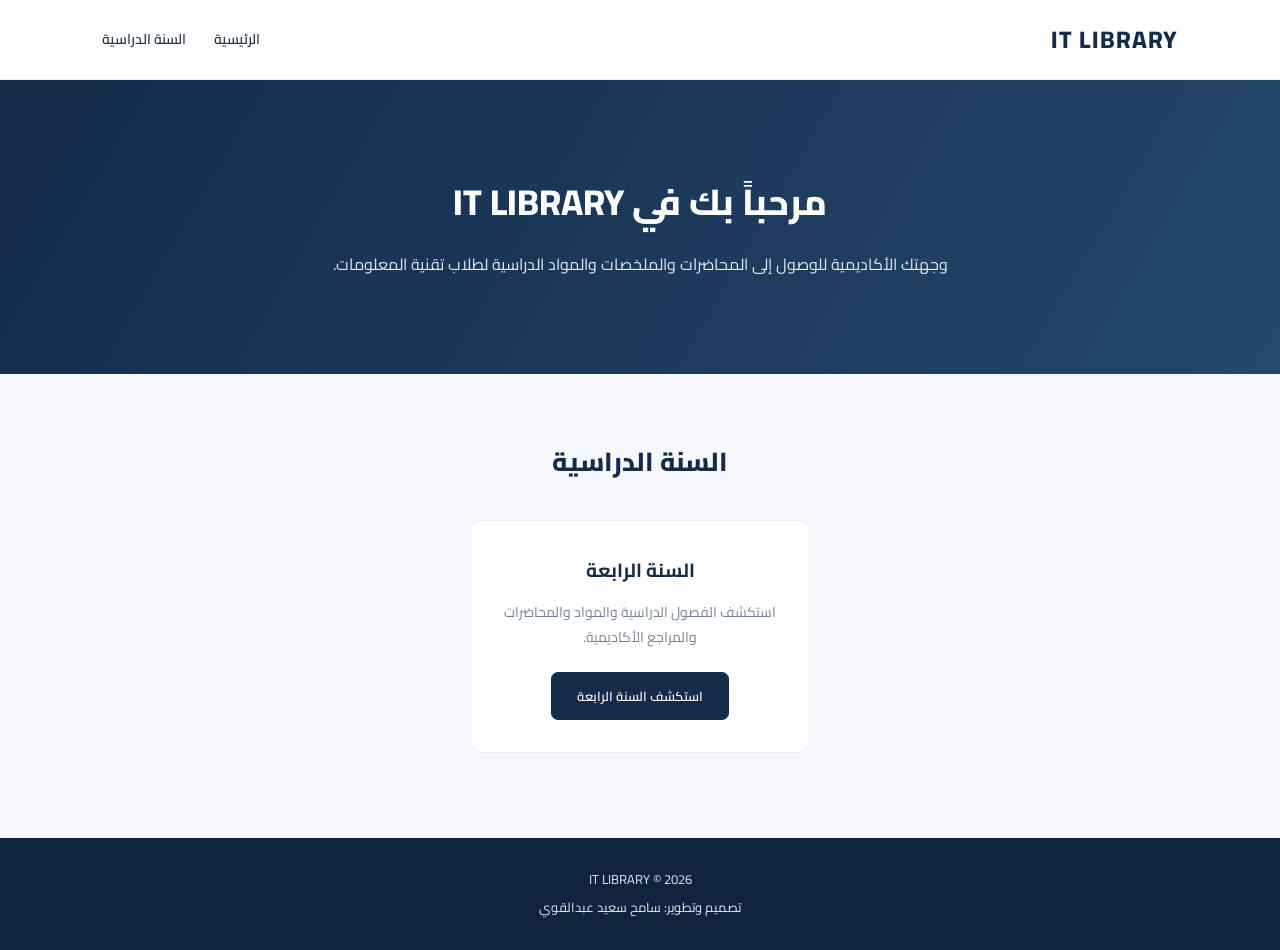
<file: index.html>
<!DOCTYPE html>
<html lang="ar" dir="rtl">

<head>
    <meta charset="UTF-8">
    <meta name="viewport" content="width=device-width, initial-scale=1.0">
    <title>IT LIBRARY | المكتبة الأكاديمية</title>
    <link rel="stylesheet" href="style.css">
</head>

<body>

    <header>
        <div class="logo">IT LIBRARY</div>

        <nav>
            <a href="#home">الرئيسية</a>
            <a href="#year">السنة الدراسية</a>
        </nav>
    </header>

    <main>

        <section class="hero" id="home">
            <h1>مرحباً بك في IT LIBRARY</h1>

            <p>
                وجهتك الأكاديمية للوصول إلى المحاضرات والملخصات
                والمواد الدراسية لطلاب تقنية المعلومات.
            </p>
        </section>

        <section class="about" id="year">

            <h2>السنة الدراسية</h2>

            <div class="cards">

                <div class="card">
                    <h3>السنة الرابعة</h3>

                    <p>
                        استكشف الفصول الدراسية والمواد
                        والمحاضرات والمراجع الأكاديمية.
                    </p>

                    <a href="year4.html">
                        <button>استكشف السنة الرابعة</button>
                    </a>
                </div>

            </div>

        </section>

    </main>

    <footer>
        <p>IT LIBRARY © 2026</p>
        <p>تصميم وتطوير: سامح سعيد عبدالقوي</p>
    </footer>

</body>
</html>
</file>
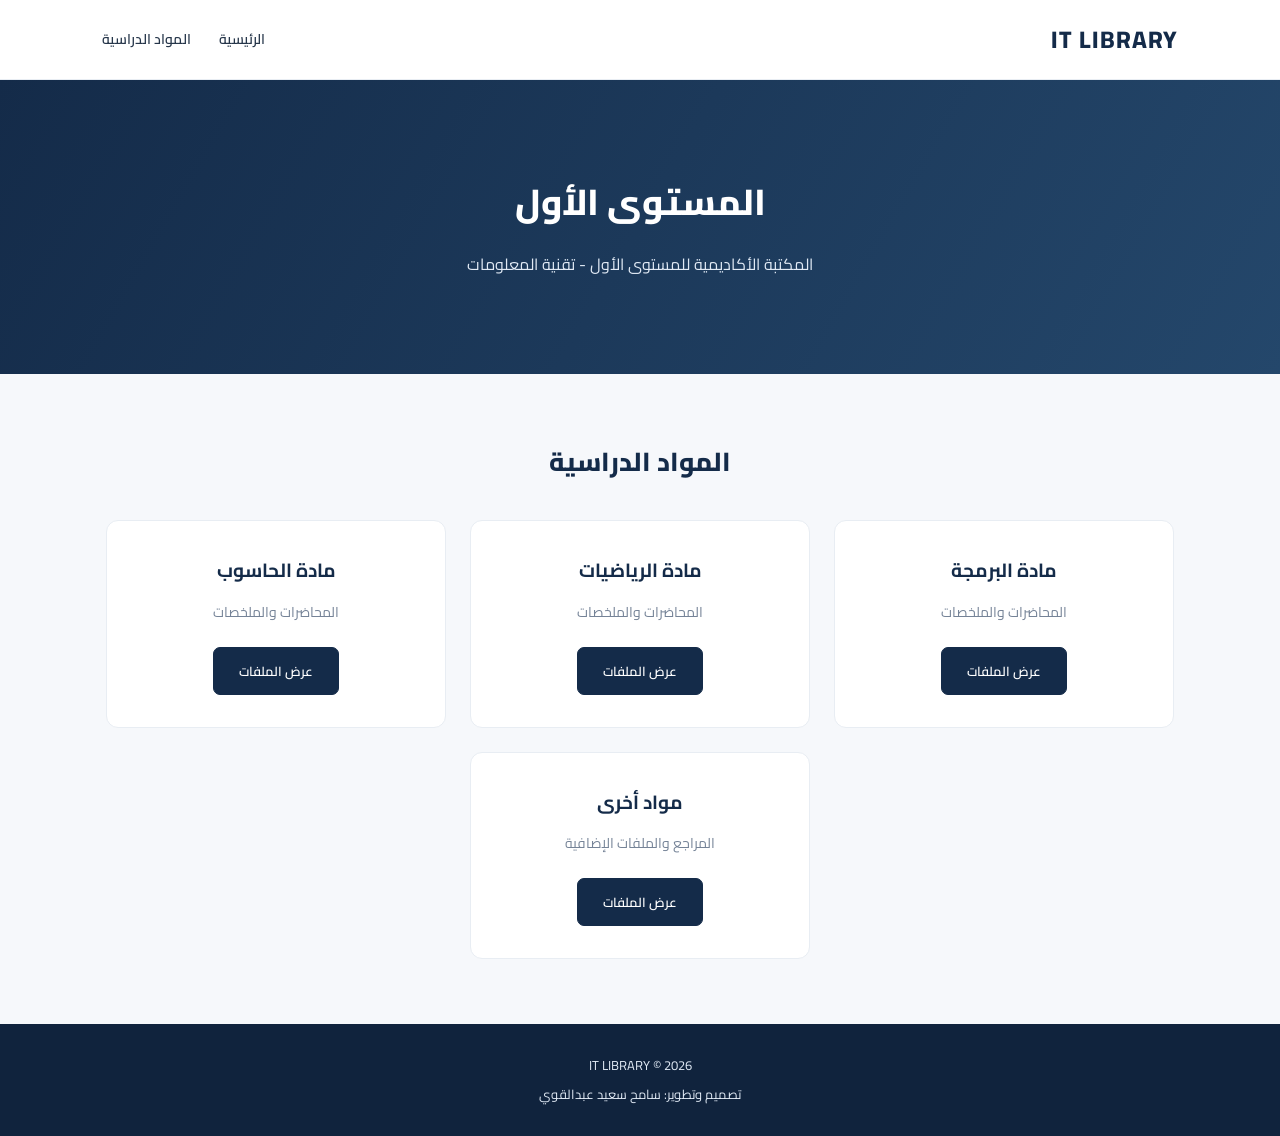
<file: level1.html>
<!DOCTYPE html>
<html lang="ar" dir="rtl">

<head>
    <meta charset="UTF-8">
    <meta name="viewport" content="width=device-width, initial-scale=1.0">

    <title>المستوى الأول | IT LIBRARY</title>

    <link rel="stylesheet" href="style.css">
</head>

<body>

    <header>

        <div class="logo">IT LIBRARY</div>

        <nav>
            <a href="index.html">الرئيسية</a>
            <a href="#subjects">المواد الدراسية</a>
        </nav>

    </header>

    <section class="hero">

        <h1>المستوى الأول</h1>

        <p>
            المكتبة الأكاديمية للمستوى الأول
            - تقنية المعلومات
        </p>

    </section>

    <section class="levels" id="subjects">

        <h2>المواد الدراسية</h2>

        <div class="cards">

            <div class="card">
                <h3>مادة البرمجة</h3>
                <p>المحاضرات والملخصات</p>
                <a href="#" target="_blank">
                    <button>عرض الملفات</button>
                </a>
            </div>

            <div class="card">
                <h3>مادة الرياضيات</h3>
                <p>المحاضرات والملخصات</p>
                <a href="#" target="_blank">
                    <button>عرض الملفات</button>
                </a>
            </div>

            <div class="card">
                <h3>مادة الحاسوب</h3>
                <p>المحاضرات والملخصات</p>
                <a href="#" target="_blank">
                    <button>عرض الملفات</button>
                </a>
            </div>

            <div class="card">
                <h3>مواد أخرى</h3>
                <p>المراجع والملفات الإضافية</p>
                <a href="#" target="_blank">
                    <button>عرض الملفات</button>
                </a>
            </div>

        </div>

    </section>

    <footer>
        <p>IT LIBRARY © 2026</p>
        <p>تصميم وتطوير: سامح سعيد عبدالقوي</p>
    </footer>

</body>
</html>
</file>
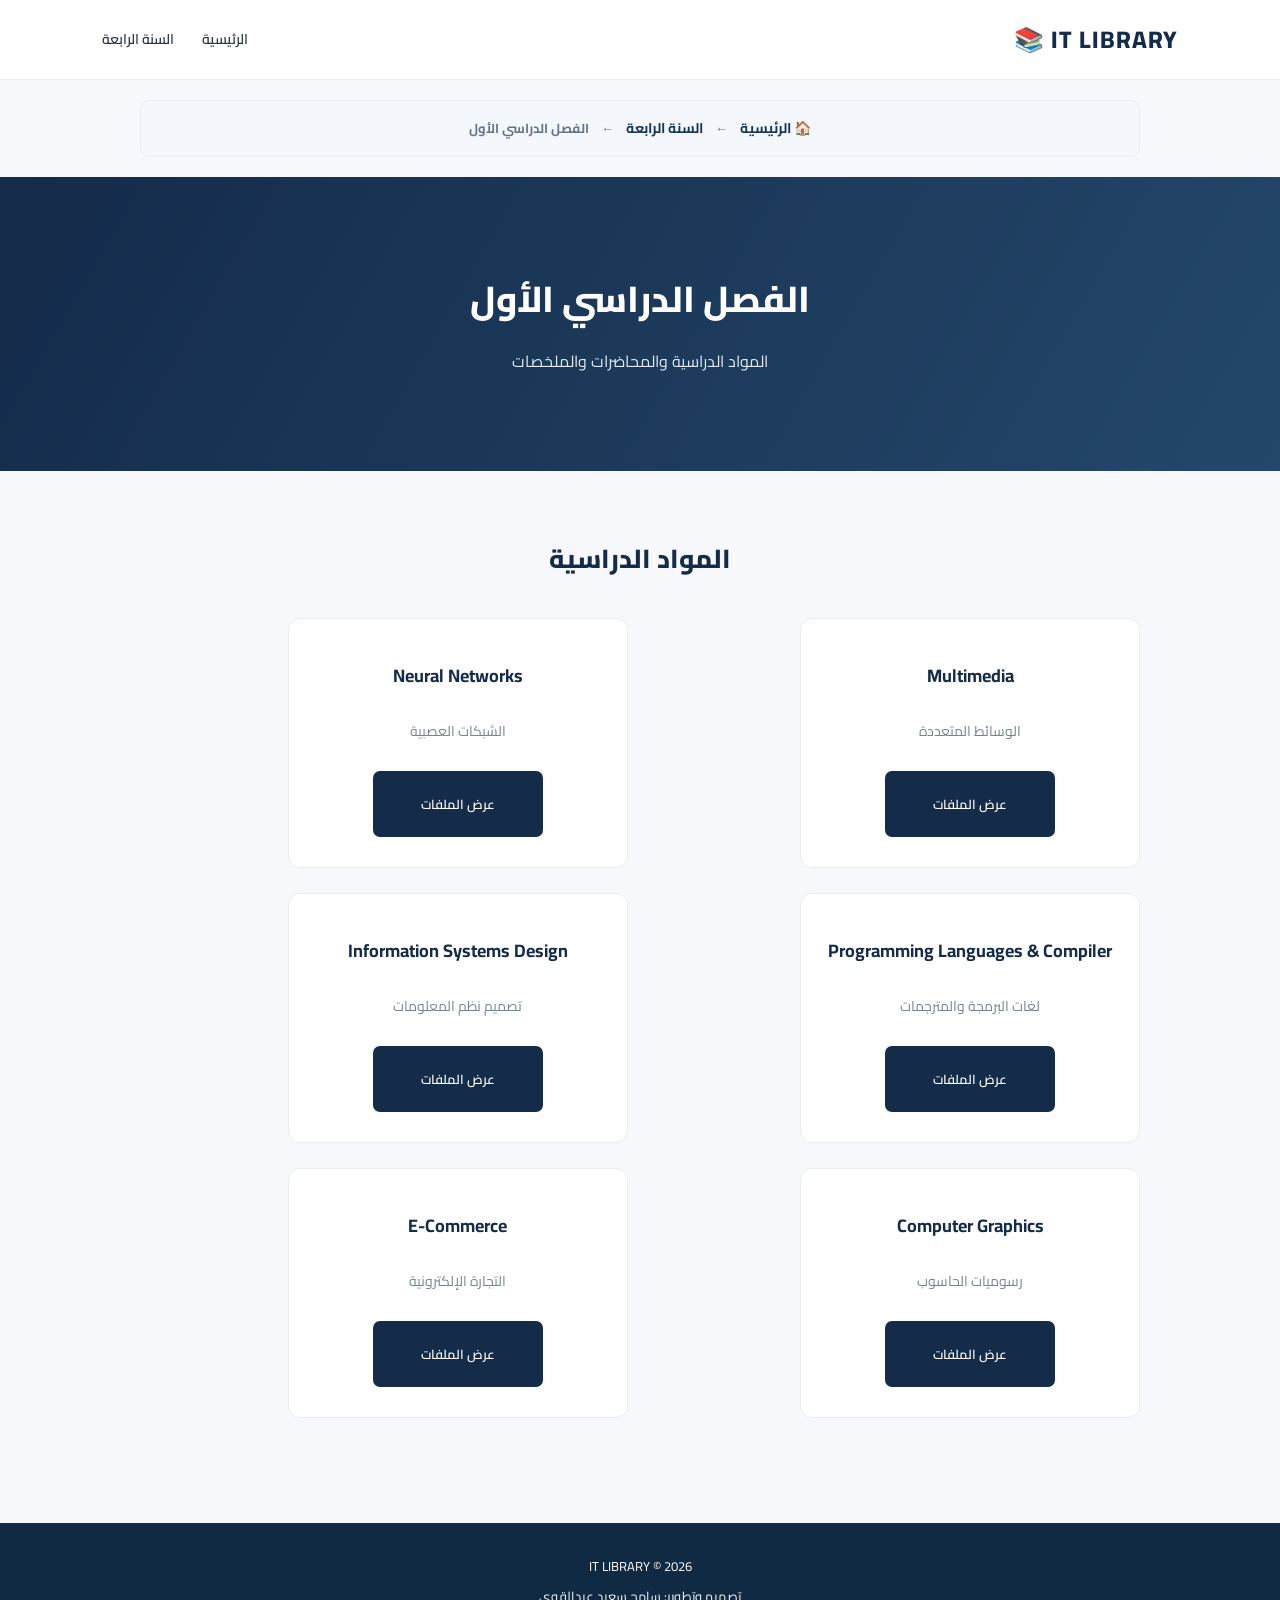
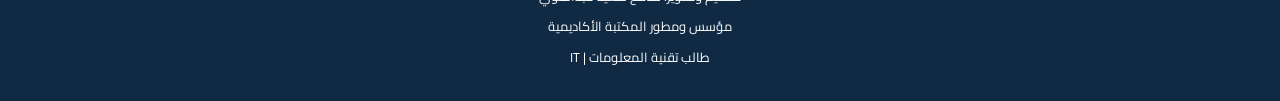
<file: level4.html>
<!DOCTYPE html>
<html lang="ar" dir="rtl">

<head>
    <meta charset="UTF-8">
    <meta name="viewport" content="width=device-width, initial-scale=1.0">

    <title>الفصل الدراسي الأول | IT LIBRARY</title>

    <link rel="stylesheet" href="style.css">

    <style>
        .breadcrumb {
            max-width: 1000px;
            margin: 20px auto;
            padding: 15px 20px;
            background: #f4f7fb;
            border-radius: 10px;
            display: flex;
            align-items: center;
            gap: 12px;
            flex-wrap: wrap;
            color: #64748b;
        }

        .breadcrumb a {
            text-decoration: none;
            color: #17365d;
            font-weight: bold;
        }

        .breadcrumb a:hover {
            color: #2563eb;
        }

        .breadcrumb .current {
            color: #64748b;
            font-weight: bold;
        }

        .subject-grid {
            display: grid;
            grid-template-columns: repeat(2, minmax(0, 1fr));
            gap: 25px;
            max-width: 1000px;
            margin: auto;
        }

        .subject-card {
            min-height: 210px;
            display: flex;
            flex-direction: column;
            align-items: center;
            justify-content: center;
            padding: 30px 20px;
        }

        .subject-card h3 {
            min-height: 55px;
            display: flex;
            align-items: center;
            justify-content: center;
            direction: ltr;
            font-size: 18px;
            text-align: center;
        }

        .subject-card p {
            min-height: 30px;
        }

        .site-footer {
            text-align: center;
            padding: 25px 15px;
            margin-top: 40px;
            background: #102a43;
            color: white;
        }

        .site-footer p {
            margin: 7px 0;
        }

        @media (max-width: 600px) {
            .subject-grid {
                grid-template-columns: 1fr;
            }
        }
    </style>
</head>

<body>

    <header>
        <div class="logo">IT LIBRARY 📚</div>

        <nav>
            <a href="index.html">الرئيسية</a>
            <a href="year4.html">السنة الرابعة</a>
        </nav>
    </header>

    <nav class="breadcrumb">
        <a href="index.html">🏠 الرئيسية</a>
        <span>←</span>
        <a href="year4.html">السنة الرابعة</a>
        <span>←</span>
        <span class="current">الفصل الدراسي الأول</span>
    </nav>

    <section class="hero">
        <h1>الفصل الدراسي الأول</h1>
        <p>المواد الدراسية والمحاضرات والملخصات</p>
    </section>

    <section class="levels">

        <h2>المواد الدراسية</h2>

        <div class="subject-grid">

            <div class="card subject-card">
                <h3>Multimedia</h3>
                <p>الوسائط المتعددة</p>
                <a href="https://drive.google.com/drive/folders/1cuY5hKJcK_T037aHAWMJF0BPvEIMBi5Z?usp=drive_link" target="_blank">
                    <button>عرض الملفات</button>
                </a>
            </div>

            <div class="card subject-card">
                <h3>Neural Networks</h3>
                <p>الشبكات العصبية</p>
                <a href="https://drive.google.com/drive/folders/1ikJ-Eg-L2isHrjF2HC_GkUx08RlZoD31?usp=drive_link" target="_blank">
                    <button>عرض الملفات</button>
                </a>
            </div>

            <div class="card subject-card">
                <h3>Programming Languages & Compiler</h3>
                <p>لغات البرمجة والمترجمات</p>
                <a href="https://drive.google.com/drive/folders/18VJsMvSvzSrqheIZzn6cmGQzCOjeSsBG?usp=drive_link" target="_blank">
                    <button>عرض الملفات</button>
                </a>
            </div>

            <div class="card subject-card">
                <h3>Information Systems Design</h3>
                <p>تصميم نظم المعلومات</p>
                <a href="https://drive.google.com/drive/folders/1MtzXI4cC4NuS7VaOWT0GnxqaKFnsNPx0?usp=drive_link" target="_blank">
                    <button>عرض الملفات</button>
                </a>
            </div>

            <div class="card subject-card">
                <h3>Computer Graphics</h3>
                <p>رسوميات الحاسوب</p>
                <a href="https://drive.google.com/drive/folders/1UvtxAuNKhhuckV-buf2ymCjcdCbiuecC?usp=drive_link" target="_blank">
                    <button>عرض الملفات</button>
                </a>
            </div>

            <div class="card subject-card">
                <h3>E-Commerce</h3>
                <p>التجارة الإلكترونية</p>
                <a href="https://drive.google.com/drive/folders/1DOyiCYefL3yMx38T3W4D7jNW3bG39vJn?usp=drive_link" target="_blank">
                    <button>عرض الملفات</button>
                </a>
            </div>

        </div>

    </section>

    <footer class="site-footer">
        <p>IT LIBRARY © 2026</p>
        <p>تصميم وتطوير: سامح سعيد عبدالقوي</p>
        <p>مؤسس ومطور المكتبة الأكاديمية</p>
        <p>طالب تقنية المعلومات | IT</p>
    </footer>

</body>
</html>
</file>
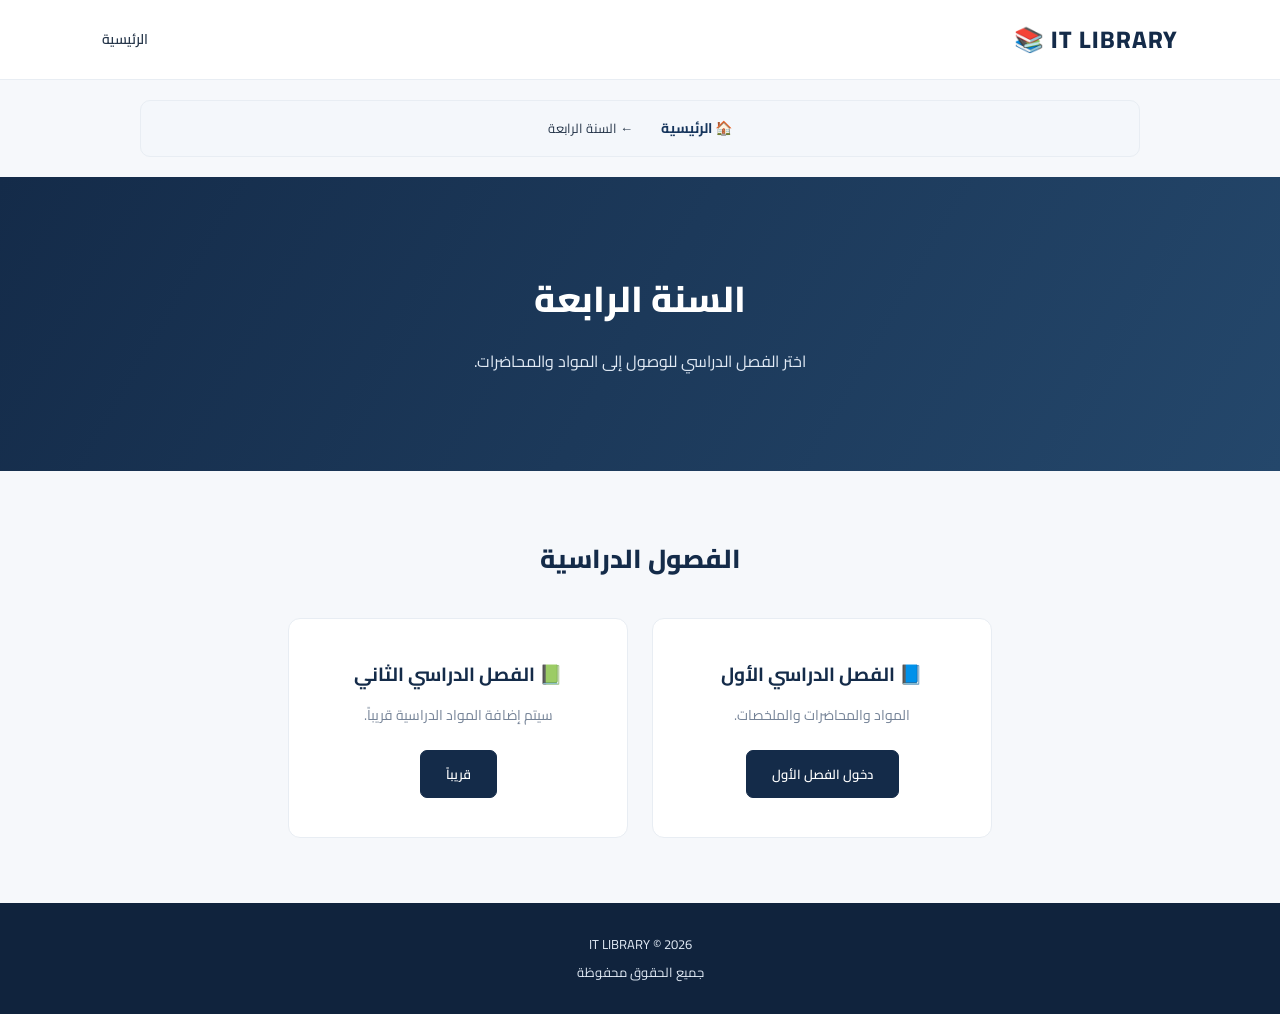
<file: year4.html>
<!DOCTYPE html>
<html lang="ar" dir="rtl">

<head>
    <meta charset="UTF-8">
    <meta name="viewport" content="width=device-width, initial-scale=1.0">

    <title>السنة الرابعة | IT LIBRARY</title>

    <link rel="stylesheet" href="style.css">

    <style>
        .breadcrumb {
            max-width: 1000px;
            margin: 20px auto;
            padding: 15px 20px;
            background: #f4f7fb;
            border-radius: 10px;
        }

        .breadcrumb a {
            color: #17365d;
            text-decoration: none;
            font-weight: bold;
        }

        .semester-card {
            min-height: 220px;
            display: flex;
            flex-direction: column;
            align-items: center;
            justify-content: center;
        }
    </style>
</head>

<body>

    <header>
        <div class="logo">IT LIBRARY 📚</div>

        <nav>
            <a href="index.html">الرئيسية</a>
        </nav>
    </header>

    <nav class="breadcrumb">
        <a href="index.html">🏠 الرئيسية</a>
        ← السنة الرابعة
    </nav>

    <section class="hero">
        <h1>السنة الرابعة</h1>
        <p>اختر الفصل الدراسي للوصول إلى المواد والمحاضرات.</p>
    </section>

    <section class="levels">

        <h2>الفصول الدراسية</h2>

        <div class="cards">

            <div class="card semester-card">
                <h3>📘 الفصل الدراسي الأول</h3>
                <p>المواد والمحاضرات والملخصات.</p>

                <a href="level4.html">
                    <button>دخول الفصل الأول</button>
                </a>
            </div>

            <div class="card semester-card">
                <h3>📗 الفصل الدراسي الثاني</h3>
                <p>سيتم إضافة المواد الدراسية قريباً.</p>

                <button disabled>قريباً</button>
            </div>

        </div>

    </section>

    <footer>
        <p>IT LIBRARY © 2026</p>
        <p>جميع الحقوق محفوظة</p>
    </footer>

</body>
</html>
</file>
<file: style.css>
@import url('https://fonts.googleapis.com/css2?family=Cairo:wght@400;500;600;700;800&display=swap');

:root {
    --primary: #142b49;
    --secondary: #24476b;
    --accent: #3978b9;
    --background: #f6f8fb;
    --white: #ffffff;
    --text: #26364a;
    --muted: #758397;
    --border: #e8edf3;
}

* {
    margin: 0;
    padding: 0;
    box-sizing: border-box;
}

html {
    scroll-behavior: smooth;
}

body {
    font-family: 'Cairo', sans-serif;
    background: var(--background);
    color: var(--text);
    line-height: 1.8;
}

/* HEADER */

header {
    background: var(--white);
    min-height: 80px;
    padding: 15px 8%;
    display: flex;
    align-items: center;
    justify-content: space-between;
    gap: 25px;
    border-bottom: 1px solid var(--border);
}

.logo {
    font-size: 24px;
    font-weight: 800;
    color: var(--primary);
    letter-spacing: 1px;
}

nav {
    display: flex;
    align-items: center;
    justify-content: center;
    gap: 28px;
    flex-wrap: wrap;
}

nav a {
    text-decoration: none;
    color: var(--text);
    font-size: 14px;
    font-weight: 600;
    transition: 0.2s;
}

nav a:hover {
    color: var(--accent);
}

/* HERO */

.hero {
    background: linear-gradient(120deg, #142b49, #24476b);
    color: white;
    text-align: center;
    padding: 90px 20px 95px;
}

.hero h1 {
    font-size: 36px;
    font-weight: 800;
    margin-bottom: 15px;
}

.hero p {
    color: #e1eaf5;
    font-size: 16px;
    max-width: 650px;
    margin: auto;
}

.hero input {
    width: 90%;
    max-width: 550px;
    padding: 15px 20px;
    margin-top: 28px;
    border: 1px solid transparent;
    border-radius: 8px;
    background: white;
    font-family: inherit;
    font-size: 14px;
    outline: none;
}

.hero input:focus {
    border-color: #8bb8e7;
    box-shadow: 0 0 0 3px rgba(139,184,231,0.2);
}

/* SECTIONS */

.levels {
    padding: 65px 8%;
    text-align: center;
}

.levels h2,
.about h2 {
    color: var(--primary);
    text-align: center;
    font-size: 26px;
    font-weight: 800;
    margin-bottom: 35px;
}

/* ABOUT / YEAR */

.about {
    background: var(--background);
    padding: 65px 20px 85px;
    text-align: center;
}

/* CARDS */

.cards {
    display: flex;
    justify-content: center;
    align-items: stretch;
    flex-wrap: wrap;
    gap: 24px;
    max-width: 1100px;
    margin: auto;
}

.card {
    width: 340px;
    max-width: 100%;
    background: var(--white);
    padding: 32px 25px;
    border: 1px solid var(--border);
    border-radius: 12px;
    text-align: center;
    transition: transform 0.25s, box-shadow 0.25s, border-color 0.25s;
}

.card:hover {
    transform: translateY(-5px);
    box-shadow: 0 12px 28px rgba(20,43,73,0.08);
    border-color: #cbd9e8;
}

.card h3 {
    color: var(--primary);
    font-size: 19px;
    font-weight: 700;
    margin-bottom: 12px;
}

.card p {
    color: var(--muted);
    font-size: 14px;
    margin-bottom: 22px;
}

.card a {
    text-decoration: none;
}

.card button {
    background: var(--primary);
    color: white;
    border: 1px solid var(--primary);
    padding: 11px 25px;
    border-radius: 7px;
    font-family: inherit;
    font-size: 13px;
    font-weight: 600;
    cursor: pointer;
    transition: 0.25s;
}

.card button:hover {
    background: var(--accent);
    border-color: var(--accent);
}

/* SUBJECT GRID */

.subject-grid {
    display: grid;
    grid-template-columns: repeat(3, minmax(0, 1fr));
    gap: 22px;
    max-width: 1100px;
    margin: 35px auto;
}

.subject-card {
    background: white;
    padding: 28px 20px;
    border: 1px solid var(--border);
    border-radius: 12px;
    text-align: center;
    transition: 0.25s;
}

.subject-card:hover {
    transform: translateY(-4px);
    box-shadow: 0 10px 25px rgba(20,43,73,0.07);
}

.subject-card h3 {
    color: var(--primary);
    font-size: 17px;
    margin-bottom: 15px;
}

.subject-card a {
    display: inline-block;
    text-decoration: none;
    background: var(--primary);
    color: white;
    padding: 9px 22px;
    border-radius: 7px;
    font-size: 13px;
}

.subject-card a:hover {
    background: var(--accent);
}

/* SEMESTER CARDS */

.semester-card {
    min-height: 220px;
    display: flex;
    flex-direction: column;
    align-items: center;
    justify-content: center;
}

/* PROFILE */

.profile {
    background: white;
    max-width: 460px;
    margin: auto;
    padding: 35px 30px;
    border-radius: 12px;
    border: 1px solid var(--border);
    box-shadow: 0 8px 25px rgba(20,43,73,0.04);
}

.avatar {
    width: 80px;
    height: 80px;
    background: var(--primary);
    color: white;
    border-radius: 50%;
    display: flex;
    align-items: center;
    justify-content: center;
    margin: 0 auto 20px;
    font-size: 24px;
    font-weight: 800;
}

.profile h3 {
    color: var(--primary);
    margin-bottom: 15px;
}

.profile p {
    color: var(--muted);
    font-size: 14px;
    margin: 8px 0;
}

/* BREADCRUMB */

.breadcrumb {
    max-width: 1100px;
    margin: 20px auto;
    padding: 12px 20px;
    background: white;
    border: 1px solid var(--border);
    border-radius: 8px;
    font-size: 13px;
}

.breadcrumb a {
    color: var(--accent);
    text-decoration: none;
}

/* FOOTER */

footer {
    background: #10233d;
    color: #e1eaf5;
    text-align: center;
    padding: 25px 15px;
    font-size: 13px;
}

footer p {
    margin: 5px 0;
}

/* RESPONSIVE */

@media (max-width: 768px) {

    header {
        flex-direction: column;
        padding: 18px 20px;
        gap: 12px;
    }

    nav {
        justify-content: center;
        gap: 15px;
    }

    .hero {
        padding: 65px 18px;
    }

    .hero h1 {
        font-size: 27px;
    }

    .about,
    .levels {
        padding: 45px 6%;
    }

    .cards {
        flex-direction: column;
        align-items: center;
    }

    .card {
        width: 100%;
        max-width: 400px;
    }

    .subject-grid {
        grid-template-columns: 1fr;
        padding: 0 6%;
    }

    .breadcrumb {
        margin: 15px 5%;
    }
}
</file>
